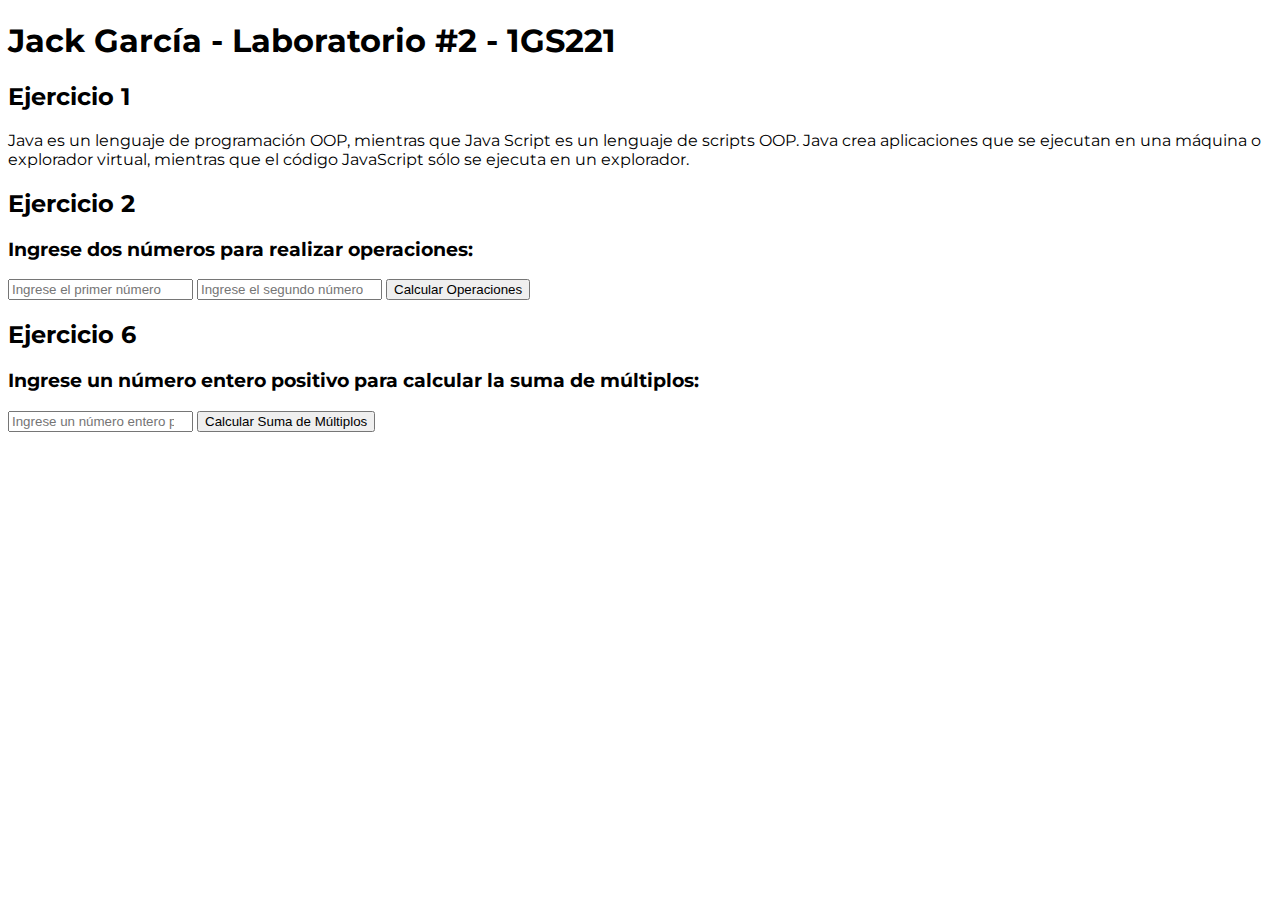
<file: Laboratorio_2/index.html>
<!DOCTYPE html>
<html lang="es">
  <head>
    <meta charset="UTF-8" />
    <meta http-equiv="X-UA-Compatible" content="IE=edge" />
    <meta name="viewport" content="width=device-width, initial-scale=1.0" />
    <title>Laboratorio_2</title>
    <!-- Enlace a Google Fonts para cargar la fuente Montserrat -->
    <link
      href="https://fonts.googleapis.com/css2?family=Montserrat:wght@400;700&display=swap"
      rel="stylesheet"
    />
    <style>
      /* CSS Global para aplicar la fuente Montserrat a todo el documento */
      body {
        font-family: "Montserrat", sans-serif;
      }
    </style>
  </head>
  <body>
    <!-- Titulo -->
    <h1>Jack García - Laboratorio #2 - 1GS221</h1>

    <!-- Ejercicio 1 -->
    <h2>Ejercicio 1</h2>
    <p id="respuesta"></p>

    <!-- Ejercicio 2 -->
    <h2>Ejercicio 2</h2>
    <h3>Ingrese dos números para realizar operaciones:</h3>
    <input type="number" id="numero1" placeholder="Ingrese el primer número" />
    <input type="number" id="numero2" placeholder="Ingrese el segundo número" />
    <button onclick="realizarOperaciones()">Calcular Operaciones</button>

    <!-- Ejercicio 6 -->
    <h2>Ejercicio 6</h2>
    <h3>
      Ingrese un número entero positivo para calcular la suma de múltiplos:
    </h3>
    <input
      type="number"
      id="numeroSuma"
      placeholder="Ingrese un número entero positivo"
    />
    <button onclick="calcularSumaMultiplos()">
      Calcular Suma de Múltiplos
    </button>

    <script>
      // Ejercicio 1: ¿Qué es Javascript y en qué se asemeja a Java?
      document.getElementById("respuesta").textContent =
        "Java es un lenguaje de programación OOP, mientras que Java Script es un lenguaje de scripts OOP. Java crea aplicaciones que se ejecutan en una máquina o explorador virtual, mientras que el código JavaScript sólo se ejecuta en un explorador.";

      // Ejercicio 2: Realizar operaciones aritméticas con los valores ingresados
      function realizarOperaciones() {
        var num1 = parseFloat(document.getElementById("numero1").value);
        var num2 = parseFloat(document.getElementById("numero2").value);

        if (isNaN(num1) || isNaN(num2)) {
          alert("Por favor, ingrese valores numéricos válidos.");
          return;
        }

        console.log("Suma:", num1 + num2);
        console.log("Resta:", num1 - num2);
        console.log("Multiplicación:", num1 * num2);
        console.log("División:", num1 / num2);
      }

      // Ejercicio 3 (Reemplazado): Declarar dos variables con "let" y concatenarlas
      function concatenarVariables() {
        let variable1 = "Hola";
        let variable2 = "Mundo";
        let concatenacion = variable1 + " " + variable2;

        // Imprimir la concatenación de las dos variables en la consola
        console.log("Concatenación de variables 'let':", concatenacion);
      }
      concatenarVariables();

      // Ejercicio 4 (Reemplazado): Declarar dos variables con "const" y verificar sus tipos de datos
      function verificarTiposConst() {
        const numero = 2000;
        const texto = "Jack";

        // Imprimir los tipos de datos de las variables en la consola
        console.log(
          "Tipo de dato de la primera variable 'const':",
          typeof numero,
          "(" + numero + ")"
        );
        console.log(
          "Tipo de dato de la segunda variable 'const':",
          typeof texto,
          "(" + texto + ")"
        );
      }
      verificarTiposConst();

      // Ejercicio 5: Declarar un objeto con 4 llaves que contengan un número, un string, un booleano y un objeto vacío
      const miObjeto = {
        numero: 42, // Tipo Number
        texto: "Hola Mundo", // Tipo String
        esVerdadero: true, // Tipo Boolean
        objetoVacio: {}, // Objeto vacío
      };

      // Mostrar el objeto en la consola
      console.log("Objeto:", miObjeto);

      // Ejercicio 6: Calcular la suma de múltiplos de 3 o 5 menores que el número dado
      function calcularSumaMultiplos() {
        const numero = parseInt(document.getElementById("numeroSuma").value);

        if (isNaN(numero) || numero <= 0) {
          alert("Por favor, ingrese un número entero positivo.");
          return;
        }

        let suma = 0;
        for (let i = 1; i < numero; i++) {
          if (i % 3 === 0 || i % 5 === 0) {
            suma += i;
          }
        }
        console.log(
          "Suma de múltiplos de 3 o 5 menores que",
          numero,
          "es:",
          suma
        );
      }
    </script>
  </body>
</html>
</file>
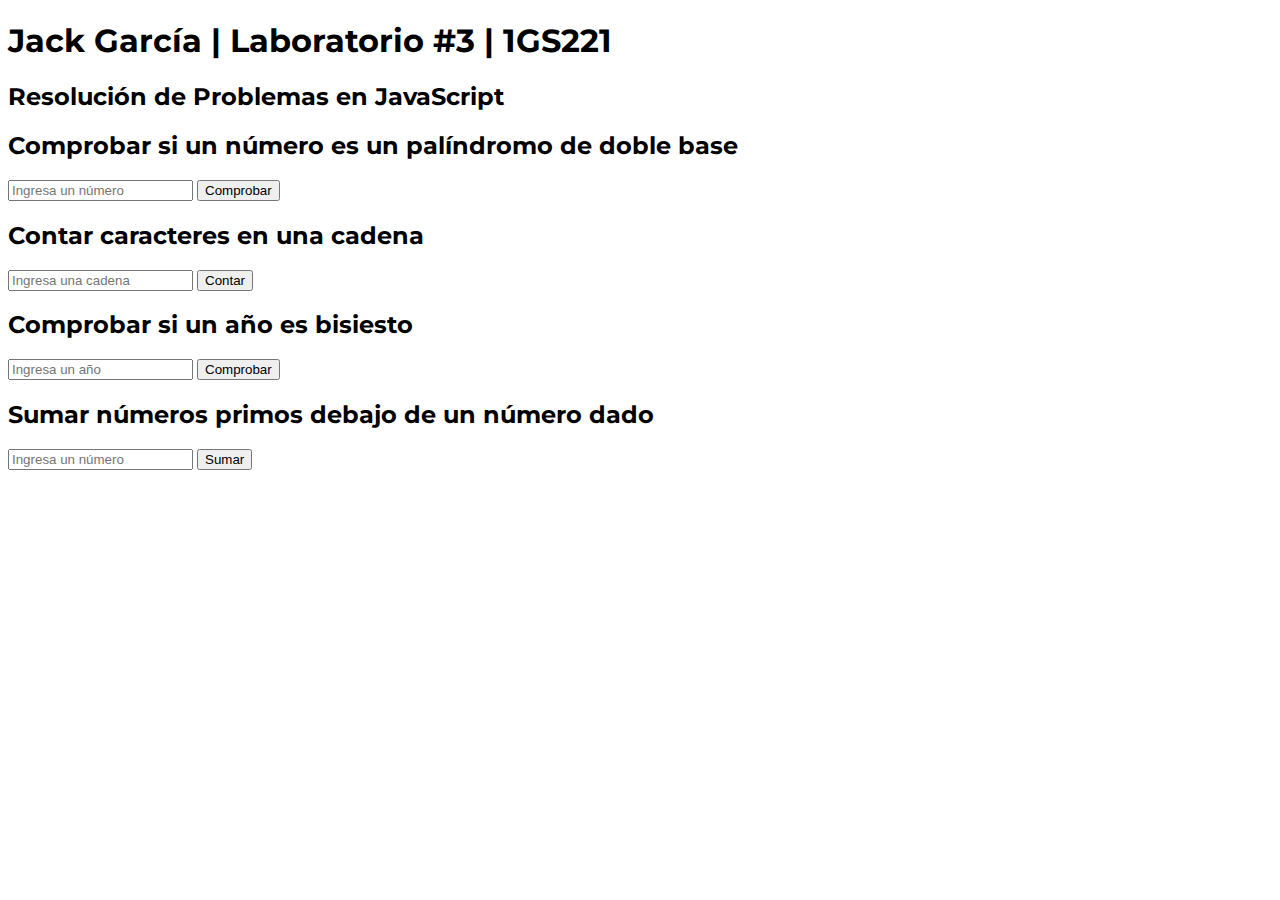
<file: Laboratorio_3/index.html>
<!DOCTYPE html>
<html lang="es">
  <head>
    <meta charset="UTF-8" />
    <meta http-equiv="X-UA-Compatible" content="IE=edge" />
    <meta name="viewport" content="width=device-width, initial-scale=1.0" />
    <title>Problemas de Lógica Matemática</title>
    <!-- Enlace a Google Fonts para Montserrat -->
    <link
      href="https://fonts.googleapis.com/css2?family=Montserrat:wght@400;700&display=swap"
      rel="stylesheet"
    />
    <style>
      body {
        font-family: "Montserrat", sans-serif;
      }
    </style>
  </head>
  <body>
    <h1>Jack García | Laboratorio #3 | 1GS221</h1>
    <h2>Resolución de Problemas en JavaScript</h2>

    <!-- Formulario para comprobar si un número es un palíndromo de doble base -->
    <div>
      <h2>Comprobar si un número es un palíndromo de doble base</h2>
      <input type="text" id="palindromeInput" placeholder="Ingresa un número" />
      <button onclick="checkDoubleBasePalindrome()">Comprobar</button>
      <p id="palindromeResult"></p>
    </div>

    <!-- Formulario para contar caracteres en una cadena -->
    <div>
      <h2>Contar caracteres en una cadena</h2>
      <input
        type="text"
        id="countCharactersInput"
        placeholder="Ingresa una cadena"
      />
      <button onclick="countCharacters()">Contar</button>
      <p id="countCharactersResult"></p>
    </div>

    <!-- Formulario para comprobar si un año es bisiesto -->
    <div>
      <h2>Comprobar si un año es bisiesto</h2>
      <input type="number" id="leapYearInput" placeholder="Ingresa un año" />
      <button onclick="checkLeapYear()">Comprobar</button>
      <p id="leapYearResult"></p>
    </div>

    <!-- Formulario para sumar números primos debajo de un número dado -->
    <div>
      <h2>Sumar números primos debajo de un número dado</h2>
      <input
        type="number"
        id="sumPrimesInput"
        placeholder="Ingresa un número"
      />
      <button onclick="sumPrimes()">Sumar</button>
      <p id="sumPrimesResult"></p>
    </div>

    <script>
      // Función para comprobar si un número es un palíndromo de doble base
      function checkDoubleBasePalindrome() {
        const t = document.getElementById("palindromeInput").value;
        const isPalindrome = (str) => str === str.split("").reverse().join("");
        const num = parseInt(t);
        const base10 = num.toString();
        const base2 = num.toString(2);

        if (isPalindrome(base10) && isPalindrome(base2)) {
          document.getElementById(
            "palindromeResult"
          ).innerText = `${t} es un palíndromo de doble base.`;
        } else {
          document.getElementById(
            "palindromeResult"
          ).innerText = `${t} no es un palíndromo de doble base.`;
        }
      }

      // Función para contar caracteres en una cadena
      function countCharacters() {
        const t = document.getElementById("countCharactersInput").value;
        const charCount = {};

        for (let char of t) {
          charCount[char] = (charCount[char] || 0) + 1;
        }

        let result = "";
        for (const [char, count] of Object.entries(charCount)) {
          result += `${char}: ${count}, `;
        }

        document.getElementById("countCharactersResult").innerText =
          result.slice(0, -2);
      }

      // Función para comprobar si un año es bisiesto
      function checkLeapYear() {
        const a = parseInt(document.getElementById("leapYearInput").value);
        const isLeapYear = (a % 4 === 0 && a % 100 !== 0) || a % 400 === 0;

        document.getElementById("leapYearResult").innerText = isLeapYear
          ? `${a} es un año bisiesto.`
          : `${a} no es un año bisiesto.`;
      }

      // Función para sumar todos los números primos debajo de un número dado
      function sumPrimes() {
        const n = parseInt(document.getElementById("sumPrimesInput").value);

        const isPrime = (num) => {
          if (num < 2) return false;
          for (let i = 2; i <= Math.sqrt(num); i++) {
            if (num % i === 0) return false;
          }
          return true;
        };

        let sum = 0;
        for (let i = 2; i <= n; i++) {
          if (isPrime(i)) {
            sum += i;
          }
        }

        document.getElementById(
          "sumPrimesResult"
        ).innerText = `La suma de todos los números primos debajo de ${n} es ${sum}.`;
      }
    </script>
  </body>
</html>
</file>
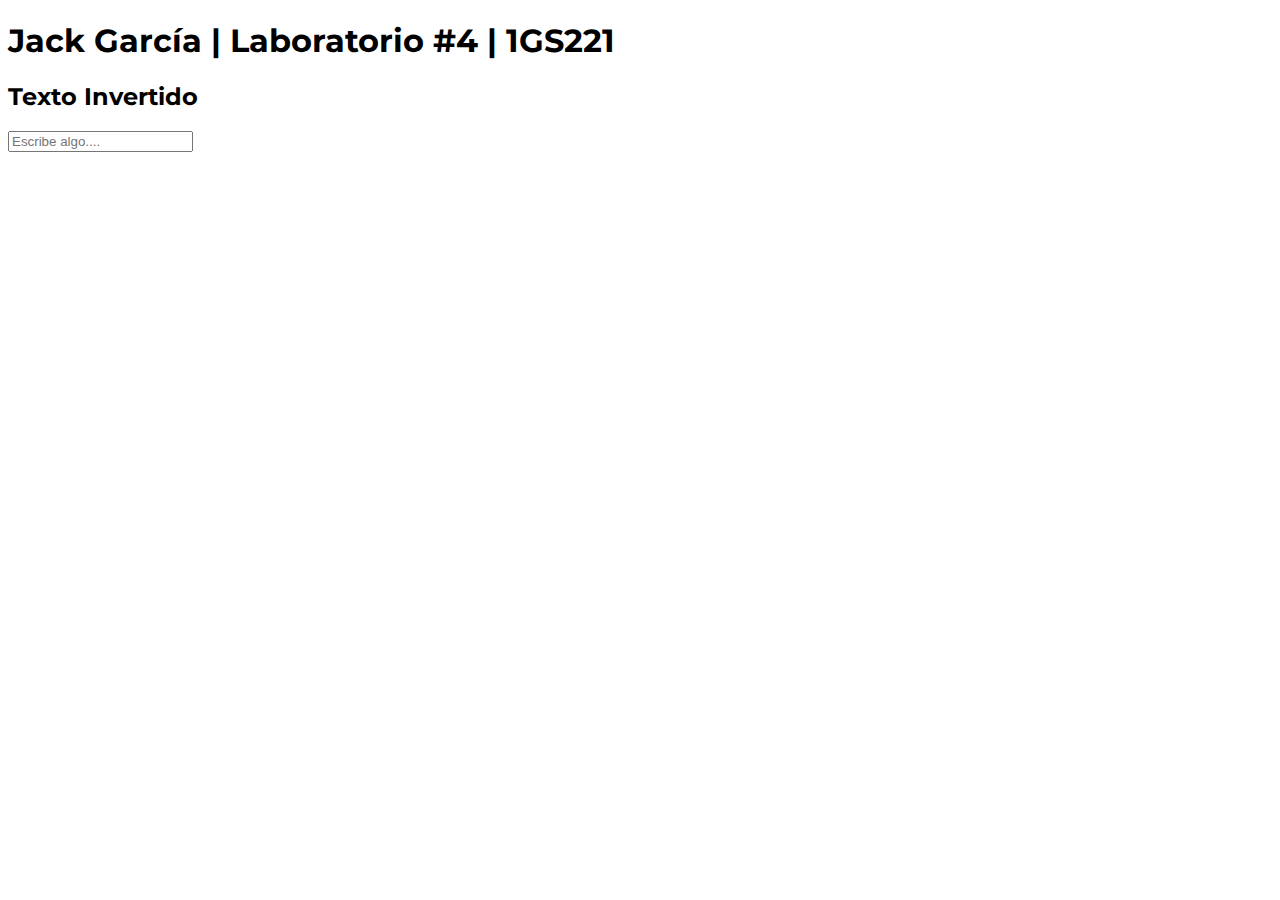
<file: laboratorios/lab4/index.html>
<!DOCTYPE html>
<html lang="en">
  <head>
    <meta charset="UTF-8" />
    <meta name="viewport" content="width=device-width, initial-scale=1.0" />
    <title>Texto Reverso</title>
    <link
      href="https://fonts.googleapis.com/css2?family=Montserrat:wght@400;700&display=swap"
      rel="stylesheet"
    />
    <style>
      body {
        font-family: "Montserrat", sans-serif;
      }
    </style>
  </head>

  <body>
    <h1>Jack García | Laboratorio #4 | 1GS221</h1>
    <h2>Texto Invertido</h2>

    <input type="text" id="textinput" placeholder="Escribe algo...." />
    <div id="output"></div>

    <script type="module">
      function textoreverso(text) {
        return text.split("").reverse().join("");
      }

      const inputElement = document.getElementById("textinput");
      const outputElement = document.getElementById("output");

      inputElement.addEventListener("input", () => {
        const inputext = inputElement.value;
        const reversotexto = textoreverso(inputext);
        outputElement.textContent = reversotexto;
      });
    </script>
  </body>
</html>
</file>
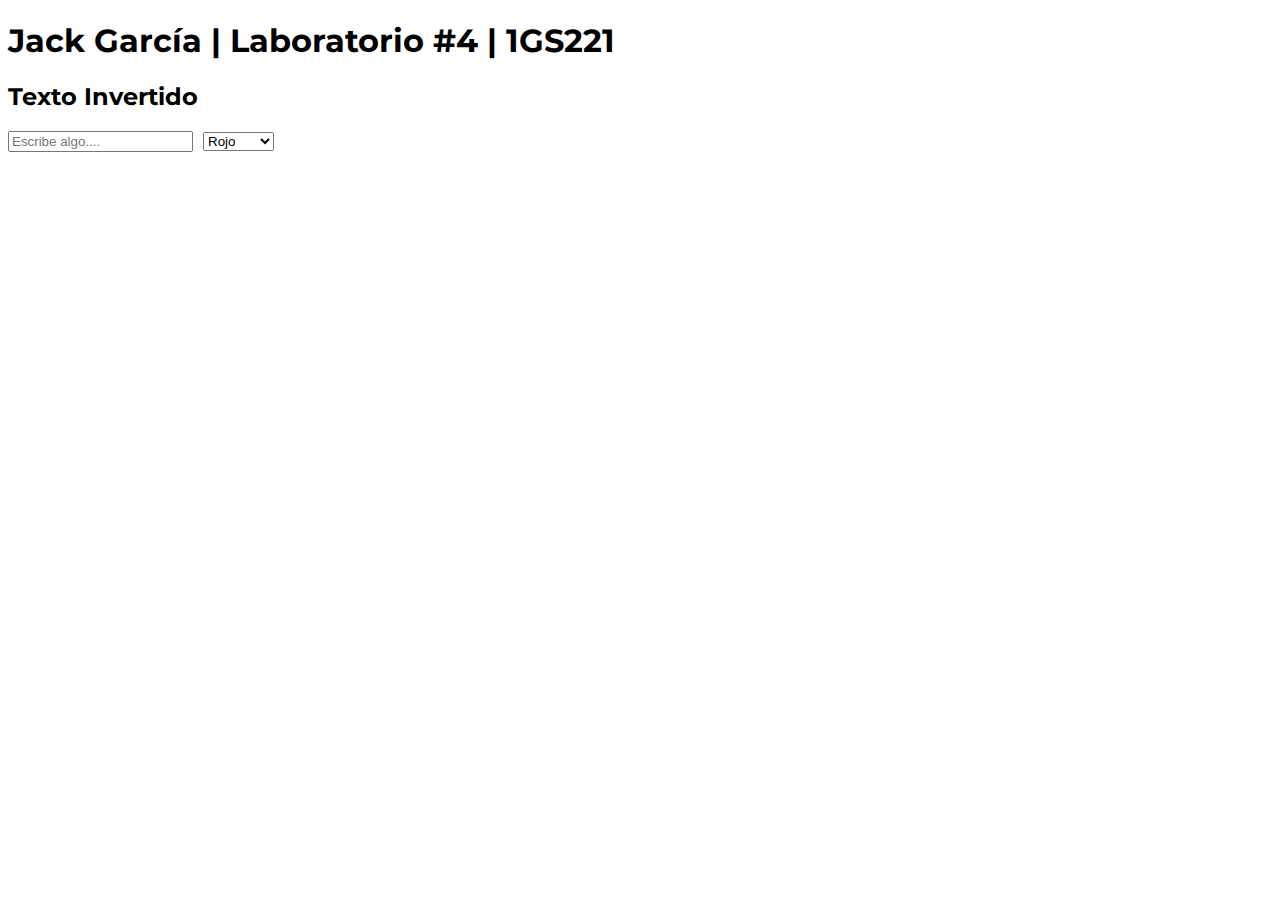
<file: laboratorios/lab5/index.html>
<!DOCTYPE html>
<html lang="en">
  <head>
    <meta charset="UTF-8" />
    <meta name="viewport" content="width=device-width, initial-scale=1.0" />
    <title>Texto Reverso</title>
    <link
      href="https://fonts.googleapis.com/css2?family=Montserrat:wght@400;700&display=swap"
      rel="stylesheet"
    />
    <style>
      body {
        font-family: "Montserrat", sans-serif;
      }

      .input-container {
        display: flex;
        align-items: center;
        gap: 10px;
        margin-top: 20px;
      }

      #output {
        padding: 10px;
        width: 300px;
        margin-top: 10px;
        min-height: 50px;
      }

      .red {
        color: red;
      }

      .yellow {
        color: yellow;
      }

      .blue {
        color: blue;
      }
    </style>
  </head>

  <body>
    <h1>Jack García | Laboratorio #4 | 1GS221</h1>
    <h2>Texto Invertido</h2>

    <div class="input-container">
      <input type="text" id="textinput" placeholder="Escribe algo...." />
      <select id="colorPicker">
        <option value="red">Rojo</option>
        <option value="yellow">Amarillo</option>
        <option value="blue">Azul</option>
      </select>
    </div>

    <div id="output"></div>

    <script type="module" src="app.js"></script>
  </body>
</html>
</file>
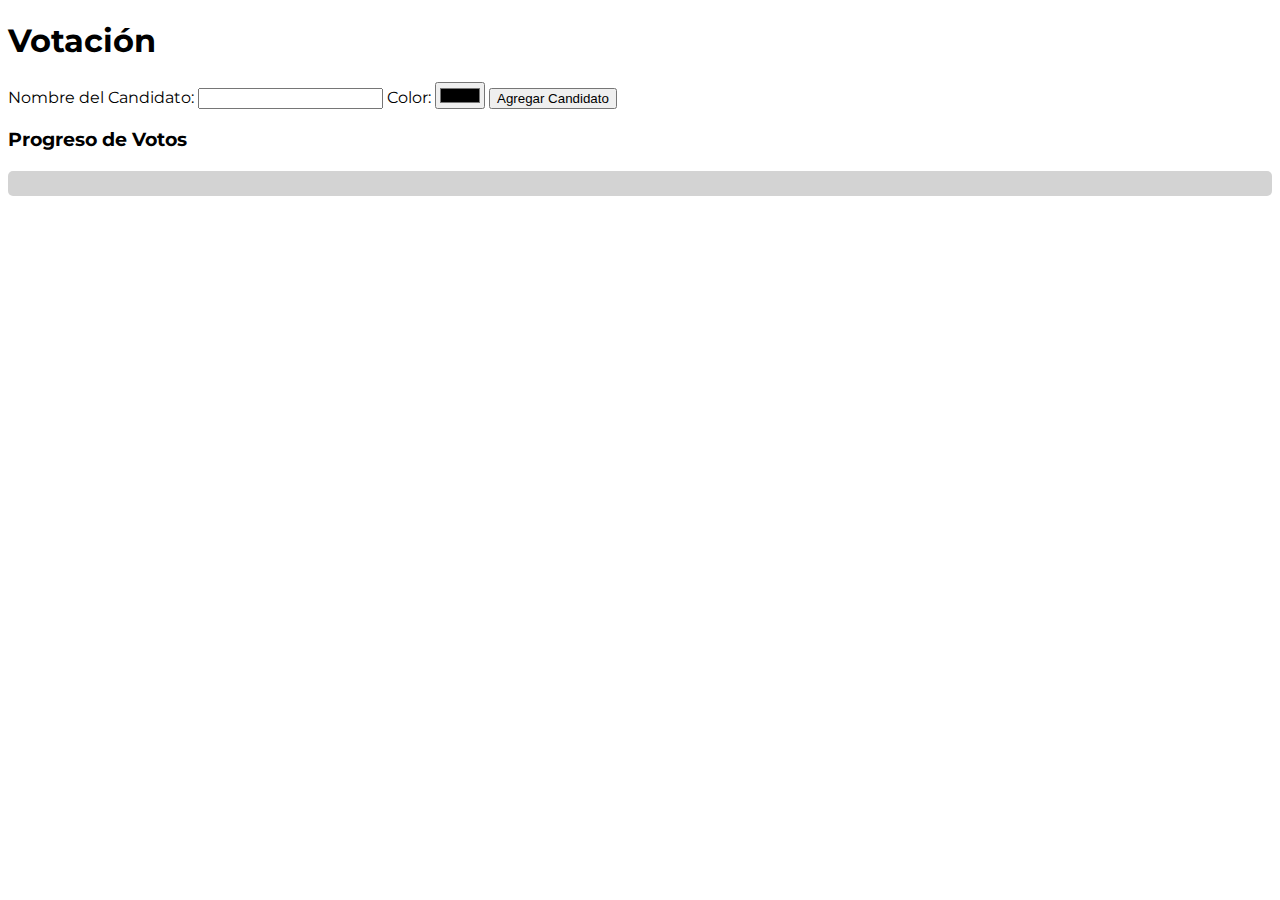
<file: laboratorios/lab7/index.html>
<!DOCTYPE html>
<html lang="en">
  <head>
    <meta charset="UTF-8" />
    <meta name="viewport" content="width=device-width, initial-scale=1.0" />
    <title>Laboratorio #7</title>
    <link
      href="https://fonts.googleapis.com/css2?family=Montserrat:wght@400;700&display=swap"
      rel="stylesheet"
    />
    <style>
      body {
        font-family: "Montserrat", sans-serif;
      }
      .candidato {
        margin-bottom: 15px;
      }
      .bar {
        height: 25px;
        background-color: lightgray;
        border-radius: 5px;
        position: relative;
        margin-top: 20px;
        width: 100%;
        overflow: hidden;
        display: flex;
      }
      .bar-fill {
        height: 100%;
        border-radius: 5px;
      }
      .nombreCandidato {
        font-weight: bold;
      }
      .controls {
        margin-top: 10px;
      }
    </style>
  </head>
  <body>
    <h1>Votación</h1>

    <div>
      <label for="nombreCandidato">Nombre del Candidato:</label>
      <input type="text" id="nombreCandidato" />
      <label for="colorCandidato">Color:</label>
      <input type="color" id="colorCandidato" />
      <button onclick="SistemaVotacion.agregarCandidato()">
        Agregar Candidato
      </button>
    </div>

    <div id="listaCandidatos"></div>

    <div>
      <h3>Progreso de Votos</h3>
      <div class="bar" id="barraTotal"></div>
    </div>

    <script src="app.js"></script>
  </body>
</html>
</file>
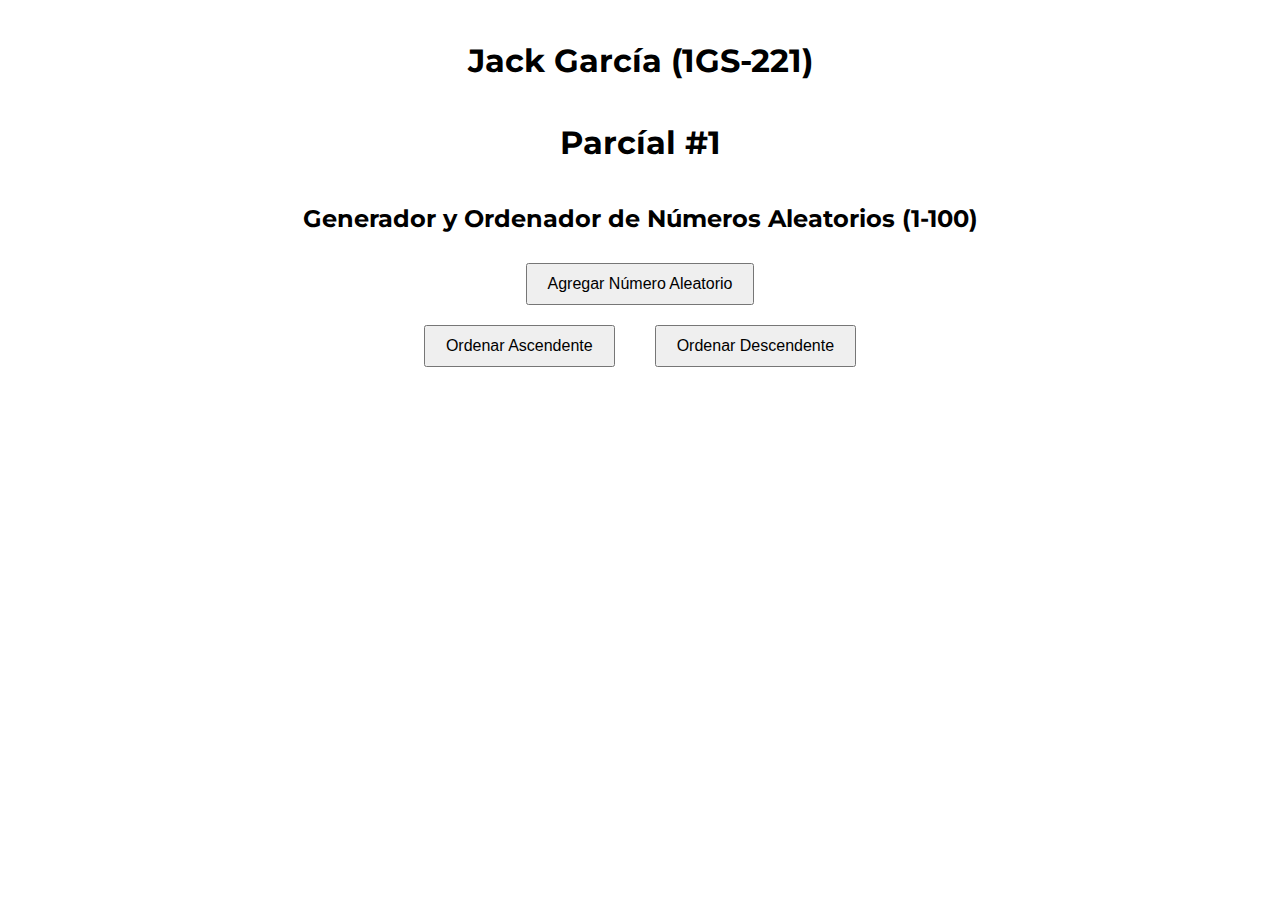
<file: laboratorios/parcial1/index.html>
<!DOCTYPE html>
<html lang="es">
  <head>
    <meta charset="UTF-8" />
    <meta name="viewport" content="width=device-width, initial-scale=1.0" />
    <title>Generador de Números Aleatorios</title>

    <link
      href="https://fonts.googleapis.com/css2?family=Montserrat:wght@400;700&display=swap"
      rel="stylesheet"
    />

    <style>
      body {
        font-family: "Montserrat", sans-serif;
        display: flex;
        flex-direction: column;
        align-items: center;
        margin: 20px;
      }

      #number-container {
        display: grid;
        grid-template-columns: repeat(10, 1fr);
        gap: 10px;
        width: 100%;
        justify-items: center;
      }

      .box {
        width: 80px;
        height: 80px;
        background-color: deepskyblue;
        display: flex;
        justify-content: center;
        align-items: center;
        font-size: 18px;
        font-weight: bold;
        border-radius: 12px;
      }

      button {
        margin: 10px;
        padding: 10px 20px;
        font-size: 16px;
      }

      #btn-container {
        display: flex;
        gap: 20px;
        justify-content: center;
        margin-bottom: 20px;
      }
    </style>
  </head>
  <body>
    <h1>Jack García (1GS-221)</h1>
    <h1>Parcíal #1</h1>
    <h2>Generador y Ordenador de Números Aleatorios (1-100)</h2>

    <button id="btn-generar">Agregar Número Aleatorio</button>

    <div id="btn-container">
      <button id="btn-ordenar-asc">Ordenar Ascendente</button>
      <button id="btn-ordenar-desc">Ordenar Descendente</button>
    </div>

    <div id="number-container"></div>

    <script src="app.js"></script>
  </body>
</html>
</file>
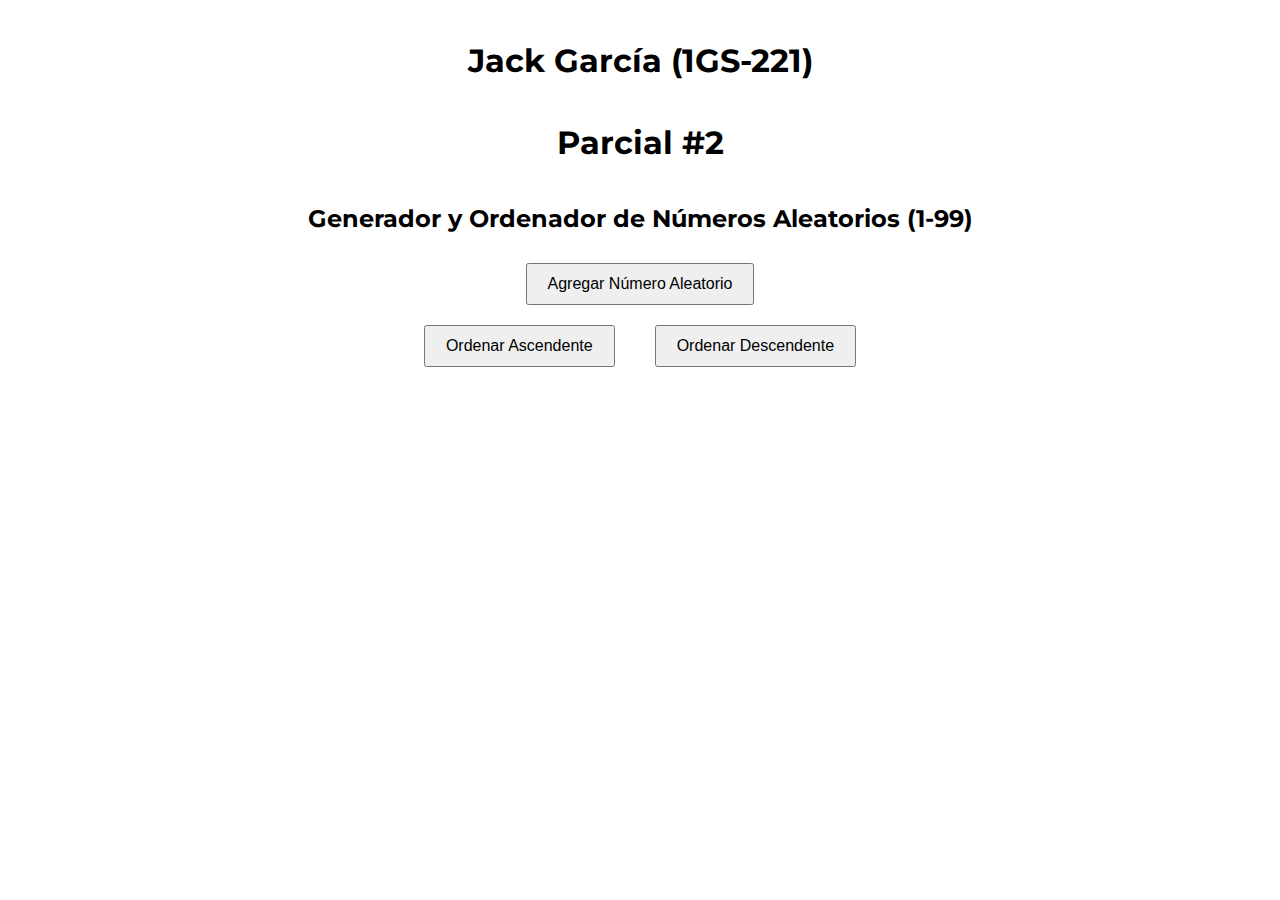
<file: parciales/parcial2/index.html>
<!DOCTYPE html>
<html lang="es">
  <head>
    <meta charset="UTF-8" />
    <meta name="viewport" content="width=device-width, initial-scale=1.0" />
    <title>Generador de Números Aleatorios</title>

    <link
      href="https://fonts.googleapis.com/css2?family=Montserrat:wght@400;700&display=swap"
      rel="stylesheet"
    />

    <style>
      body {
        font-family: "Montserrat", sans-serif;
        display: flex;
        flex-direction: column;
        align-items: center;
        margin: 20px;
      }

      #number-container {
        display: grid;
        grid-template-columns: repeat(10, 1fr);
        gap: 10px;
        width: 100%;
        justify-items: center;
      }

      .box {
        width: 80px;
        height: 80px;
        background-color: deepskyblue;
        display: flex;
        justify-content: center;
        align-items: center;
        font-size: 18px;
        font-weight: bold;
        border-radius: 12px;
      }

      button {
        margin: 10px;
        padding: 10px 20px;
        font-size: 16px;
      }

      #btn-container {
        display: flex;
        gap: 20px;
        justify-content: center;
        margin-bottom: 20px;
      }
    </style>
  </head>
  <body>
    <h1>Jack García (1GS-221)</h1>
    <h1>Parcial #2</h1>
    <h2>Generador y Ordenador de Números Aleatorios (1-99)</h2>

    <button id="btn-generar">Agregar Número Aleatorio</button>

    <div id="btn-container">
      <button id="btn-ordenar-asc">Ordenar Ascendente</button>
      <button id="btn-ordenar-desc">Ordenar Descendente</button>
    </div>

    <div id="number-container"></div>

    <script src="app.js"></script>
  </body>
</html>
</file>
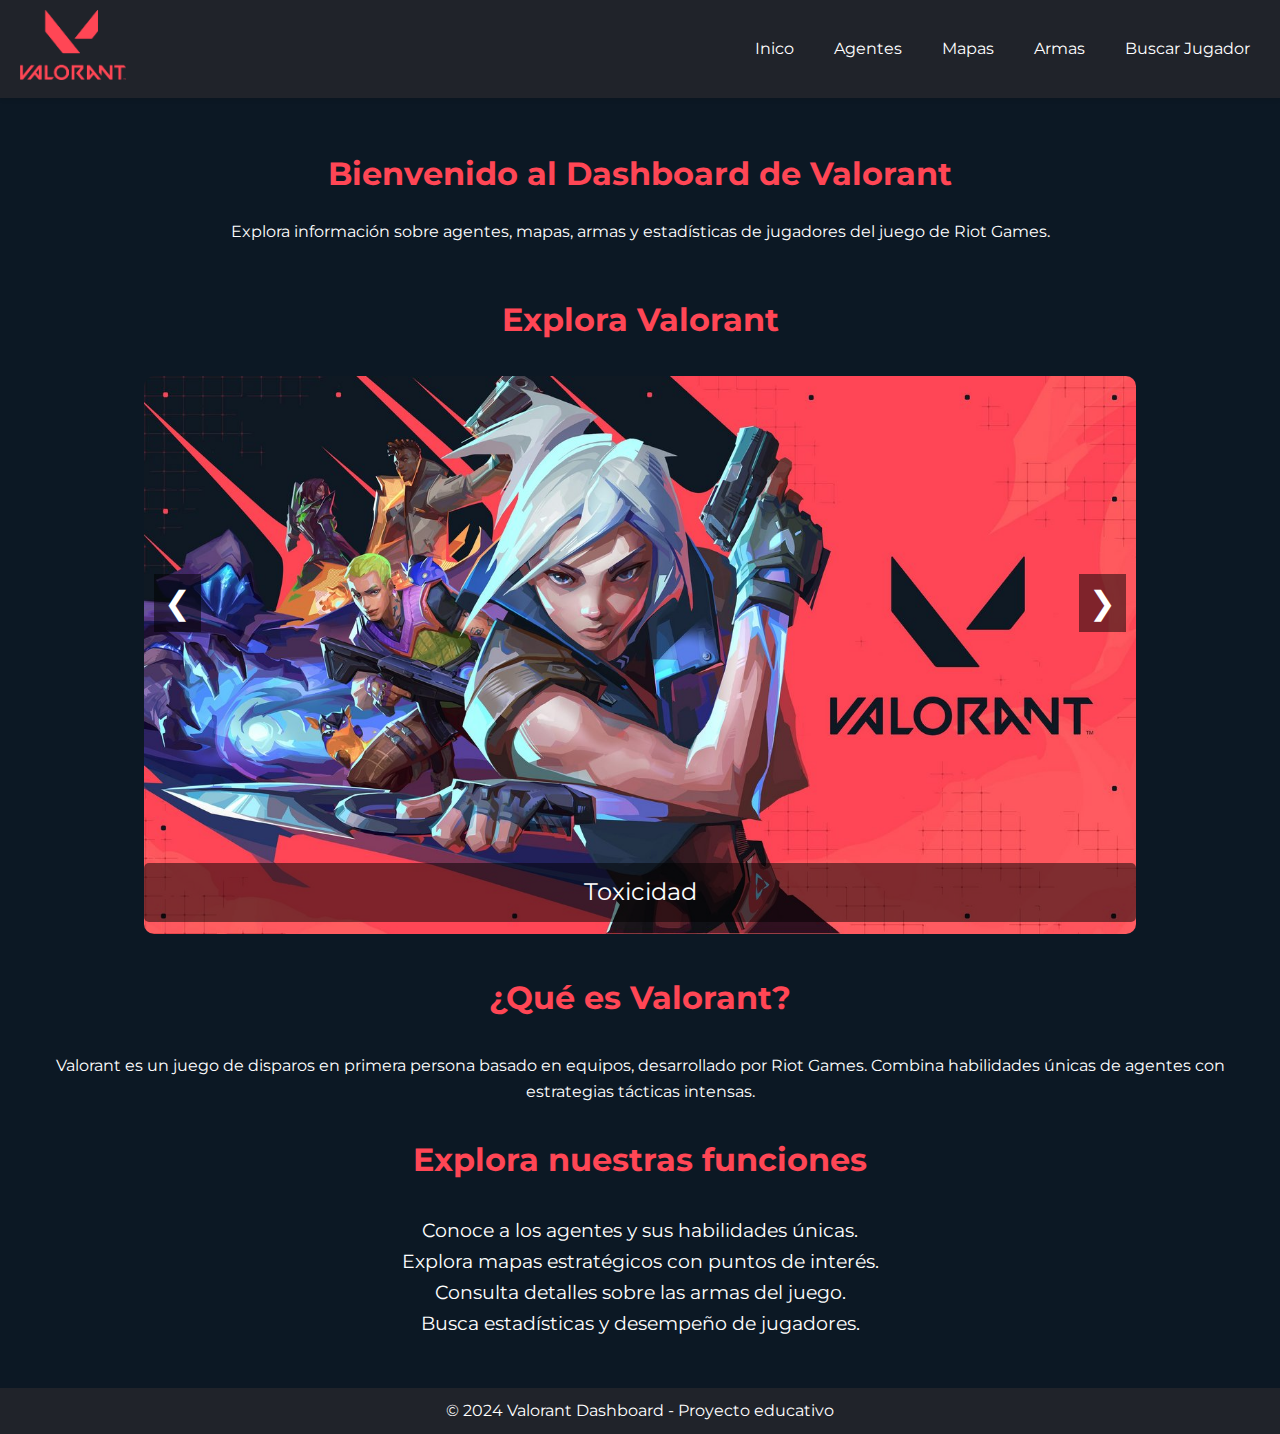
<file: semestral/Proyecto_Final/index.html>
<!DOCTYPE html>
<html lang="en">
  <head>
    <meta charset="UTF-8" />
    <meta name="viewport" content="width=device-width, initial-scale=1.0" />
    <title>Valorant Dashboard - Home</title>
    <link rel="stylesheet" href="styles.css" />
    <link rel="stylesheet" href="home.css" />
    <link
      href="https://fonts.googleapis.com/css2?family=Montserrat:wght@400;700&display=swap"
      rel="stylesheet"
    />
  </head>
  <body>
    <header class="header">
      <div class="logo">
        <img src="logo.png" alt="Valorant Logo" />
      </div>
      <nav>
        <ul class="nav-links">
          <li><a href="index.html">Inico</a></li>
          <li><a href="agents.html">Agentes</a></li>
          <li><a href="maps.html">Mapas</a></li>
          <li><a href="weapons.html">Armas</a></li>
          <li><a href="player.html">Buscar Jugador</a></li>
        </ul>
      </nav>
    </header>
    <main>
      <div class="welcome-title">
        <h1>Bienvenido al Dashboard de Valorant</h1>
      </div>
      <p>
        Explora información sobre agentes, mapas, armas y estadísticas de
        jugadores del juego de Riot Games.
      </p>

      <section class="carousel-container">
        <h2>Explora Valorant</h2>
        <div class="carousel">
          <div class="carousel-item">
            <img src="image1.jpg" alt="Imagen de Valorant 1" />
            <div class="carousel-caption">Toxicidad</div>
          </div>
          <div class="carousel-item">
            <img src="image2.jpg" alt="Imagen de Valorant 2" />
            <div class="carousel-caption">Trolls</div>
          </div>
          <div class="carousel-item">
            <img src="image3.jpg" alt="Imagen de Valorant 3" />
            <div class="carousel-caption">Mala Punteria</div>
          </div>
        </div>
        <button class="prev" onclick="moveCarousel(-1)">&#10094;</button>
        <button class="next" onclick="moveCarousel(1)">&#10095;</button>
      </section>

      <section>
        <h2>¿Qué es Valorant?</h2>
        <p>
          Valorant es un juego de disparos en primera persona basado en equipos,
          desarrollado por Riot Games. Combina habilidades únicas de agentes con
          estrategias tácticas intensas.
        </p>
      </section>
      <section>
        <h2>Explora nuestras funciones</h2>
        <ul>
          <li>Conoce a los agentes y sus habilidades únicas.</li>
          <li>Explora mapas estratégicos con puntos de interés.</li>
          <li>Consulta detalles sobre las armas del juego.</li>
          <li>Busca estadísticas y desempeño de jugadores.</li>
        </ul>
      </section>
    </main>
    <footer>
      <p>© 2024 Valorant Dashboard - Proyecto educativo</p>
    </footer>

    <script>
      let currentIndex = 0;

      function moveCarousel(step) {
        const items = document.querySelectorAll(".carousel-item");
        const totalItems = items.length;

        currentIndex += step;
        if (currentIndex >= totalItems) {
          currentIndex = 0;
        } else if (currentIndex < 0) {
          currentIndex = totalItems - 1;
        }

        const newTransformValue = -100 * currentIndex + "%";
        document.querySelector(
          ".carousel"
        ).style.transform = `translateX(${newTransformValue})`;
      }

      setInterval(() => moveCarousel(1), 4000);
    </script>
  </body>
</html>
</file>
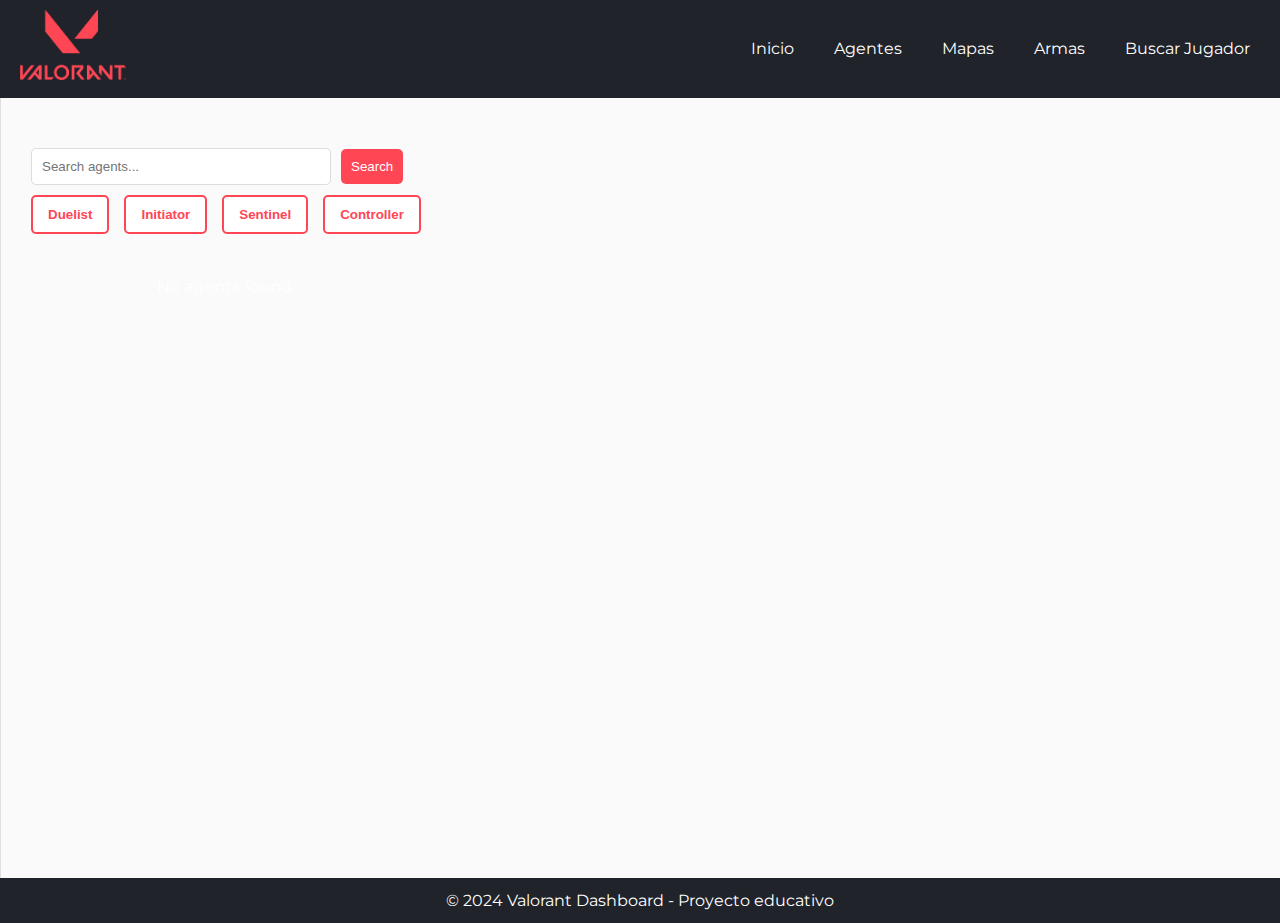
<file: semestral/Proyecto_Final/agents.html>
<!DOCTYPE html>
<html lang="en">
  <head>
    <meta charset="UTF-8" />
    <meta name="viewport" content="width=device-width, initial-scale=1.0" />
    <title>Agents - Valorant Dashboard</title>
    <link rel="stylesheet" href="styles.css" />
    <link rel="stylesheet" href="agents.css" />
    <script type="module" src="app.js"></script>
    <link
      href="https://fonts.googleapis.com/css2?family=Montserrat:wght@400;700&display=swap"
      rel="stylesheet"
    />
  </head>

  <body>
    <header class="header">
      <div class="logo">
        <img src="logo.png" alt="Valorant Logo" />
      </div>
      <nav>
        <ul class="nav-links">
          <li><a href="index.html">Inicio</a></li>
          <li><a href="agents.html">Agentes</a></li>
          <li><a href="maps.html">Mapas</a></li>
          <li><a href="weapons.html">Armas</a></li>
          <li><a href="player.html">Buscar Jugador</a></li>
        </ul>
      </nav>
    </header>
    <div class="container">
      <main>
        <section class="search-section">
          <div class="search-bar">
            <input
              type="text"
              placeholder="Search agents..."
              id="agent-search"
            />
            <button id="search-btn">Search</button>
          </div>
          <div class="role-filters">
            <button class="filter-btn" data-role="Duelist">Duelist</button>
            <button class="filter-btn" data-role="Initiator">Initiator</button>
            <button class="filter-btn" data-role="Sentinel">Sentinel</button>
            <button class="filter-btn" data-role="Controller">
              Controller
            </button>
          </div>
        </section>

        <section class="agents-section">
          <div id="agents-list" class="agents-grid"></div>
        </section>
      </main>
    </div>
    <footer>
      <p>© 2024 Valorant Dashboard - Proyecto educativo</p>
    </footer>
  </body>
</html>
</file>
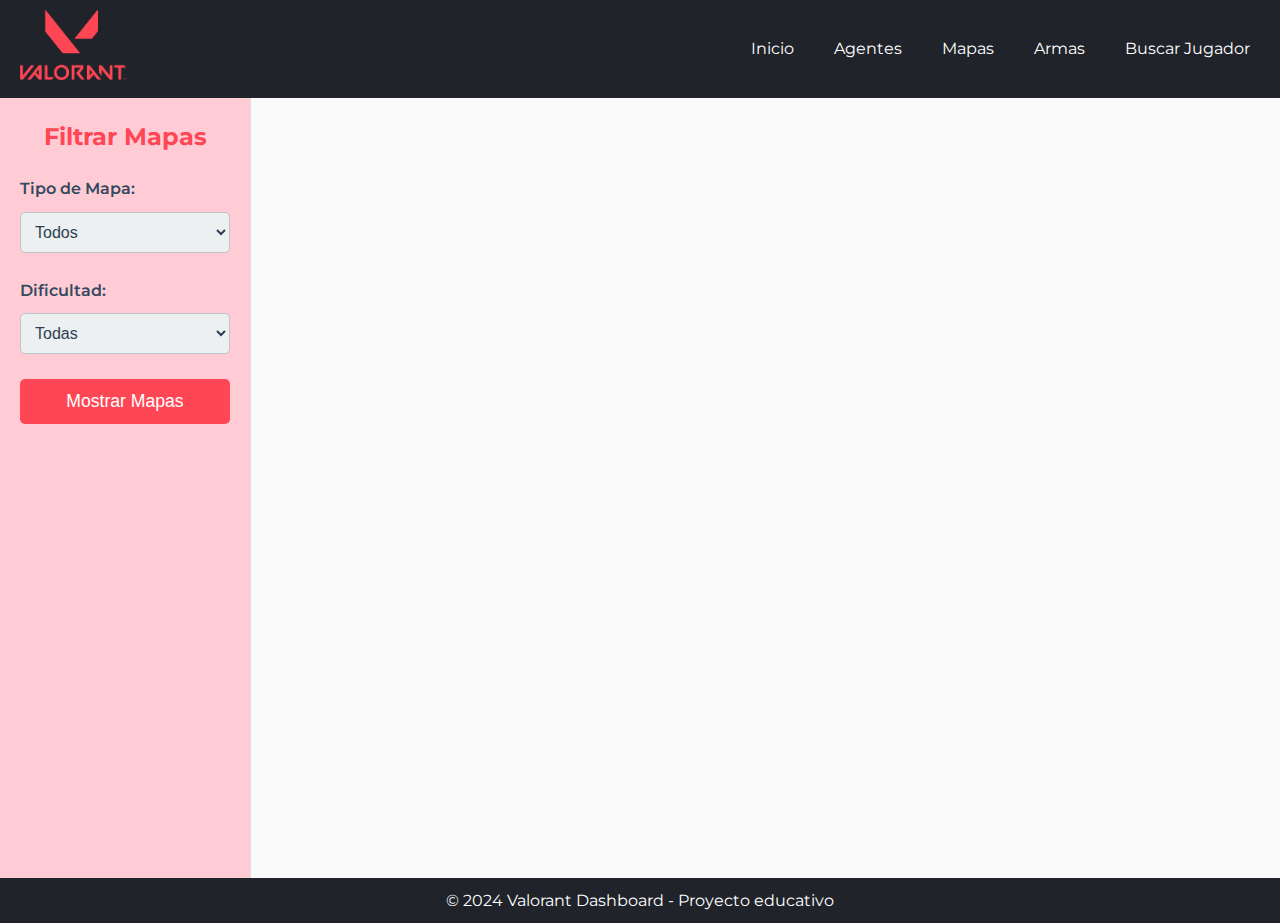
<file: semestral/Proyecto_Final/maps.html>
<!DOCTYPE html>
<html lang="en">
  <head>
    <meta charset="UTF-8" />
    <meta name="viewport" content="width=device-width, initial-scale=1.0" />
    <title>Valorant Dashboard - Mapas</title>
    <link rel="stylesheet" href="styles.css" />
    <link rel="stylesheet" href="maps.css" />
    <script type="module" src="app.js"></script>
    <link
      href="https://fonts.googleapis.com/css2?family=Montserrat:wght@400;700&display=swap"
      rel="stylesheet"
    />
  </head>
  <body>
    <header class="header">
      <div class="logo">
        <img src="logo.png" alt="Valorant Logo" />
      </div>
      <nav>
        <ul class="nav-links">
          <li><a href="index.html">Inicio</a></li>
          <li><a href="agents.html">Agentes</a></li>
          <li><a href="maps.html">Mapas</a></li>
          <li><a href="weapons.html">Armas</a></li>
          <li><a href="player.html">Buscar Jugador</a></li>
        </ul>
      </nav>
    </header>

    <div class="container">
      <aside class="sidebar">
        <h2>Filtrar Mapas</h2>
        <label for="mapType">Tipo de Mapa:</label>
        <select id="mapType">
          <option value="all">Todos</option>
          <option value="standard">Estándar</option>
          <option value="event">Evento</option>
        </select>
        <label for="difficulty">Dificultad:</label>
        <select id="difficulty">
          <option value="all">Todas</option>
          <option value="easy">Fácil</option>
          <option value="medium">Media</option>
          <option value="hard">Difícil</option>
        </select>

        <button id="showMapsButton">Mostrar Mapas</button>
      </aside>

      <main class="main-content">
        <section id="mapContainer" class="map-container"></section>
      </main>
    </div>

    <footer>
      <p>© 2024 Valorant Dashboard - Proyecto educativo</p>
    </footer>
  </body>
</html>
</file>
<file: semestral/Proyecto_Final/home.css>
/* Contenedor principal */
.welcome-title {
  color: #ff4655;
}
main {
  text-align: center;
  padding: 50px 20px;
}

main h1,
main p {
  margin-bottom: 20px;
}

section h2 {
  font-size: 2em;
  color: #ff4655;
  margin: 30px 0;
}

section ul {
  list-style: none;
  font-size: 1.2em;
  padding: 0;
}

/* Carrousel */
.carousel-container {
  position: relative;
  max-width: 80%;
  margin: 0 auto;
  overflow: hidden;
}

.carousel {
  display: flex;
  transition: transform 0.5s ease;
}

.carousel-item {
  flex: 0 0 100%;
  max-width: 100%;
  position: relative;
}

.carousel-item img {
  width: 100%;
  height: auto;
  border-radius: 10px;
}

.carousel-caption {
  position: absolute;
  bottom: 20px;
  left: 0;
  right: 0;
  font-size: 1.5em;
  color: white;
  background-color: rgba(0, 0, 0, 0.5);
  padding: 10px;
  text-align: center;
  border-radius: 5px;
}

/* Botones de navegación */
button {
  position: absolute;
  top: 50%;
  background-color: rgba(0, 0, 0, 0.5);
  color: white;
  border: none;
  font-size: 2em;
  padding: 10px;
  cursor: pointer;
  z-index: 10;
  transform: translateY(-50%);
}

button.prev {
  left: 10px;
}

button.next {
  right: 10px;
}

/* Responsividad */
@media screen and (max-width: 768px) {
  .carousel-container {
    max-width: 100%;
  }
}
</file>
<file: semestral/Proyecto_Final/agents.css>
.container {
  flex: 1;
  padding: 30px;
  background-color: #fafafa;
  border-left: 1px solid #e0e0e0;
}

/* Navbar */
.navbar {
  display: flex;
  justify-content: space-between;
  align-items: center;
  padding: 20px 0;
  border-bottom: 1px solid #ddd;
}

.navbar h1 {
  font-size: 1.5em;
  color: #222;
}

.navbar ul {
  list-style: none;
  display: flex;
  gap: 20px;
  padding: 0;
  margin: 0;
}

.navbar ul li a {
  text-decoration: none;
  color: #555;
  font-weight: bold;
}

.navbar ul .active a {
  color: #ff4655;
}

/* Search Section */
.search-section {
  margin: 20px 0;
}

.search-bar {
  display: flex;
  justify-content: center;
  align-items: center;
  margin-bottom: 10px;
  justify-content: flex-start;
  /* Alinea el buscador hacia la izquierda */
  gap: 10px;
  /* Espacio entre el botón y el campo */
}

.search-bar button {
  padding: 10px;
  background-color: #ff4655;
  color: white;
  border: none;
  border-radius: 5px;
  cursor: pointer;
  margin-right: 10px;
}

.search-bar input {
  padding: 10px;
  width: 300px;
  border: 1px solid #ddd;
  border-radius: 5px;
}

/* Role Filters */
.role-filters {
  display: flex;
  justify-content: flex-start;
  gap: 15px;
  margin-top: 10px;
}

.filter-btn {
  padding: 10px 15px;
  border: none;
  border-radius: 5px;
  background-color: white;
  color: #ff4655;
  cursor: pointer;
  font-weight: bold;
  border: 2px solid #ff4655;
  transition: background-color 0.3s, color 0.3s;
}

.filter-btn:hover,
.filter-btn.active {
  background-color: #ff4655;
  color: white;
}

/* Agents Section */
.agents-grid {
  display: flex;
  flex-wrap: wrap; /* Permite que los elementos se distribuyan en varias filas */
  gap: 20px; /* Espaciado entre los elementos */
  justify-content: center; /* Centra los elementos horizontalmente */
  align-items: stretch; /* Asegura que todos tengan la misma altura */
  padding: 20px;
}

/* Estilo de las tarjetas de agentes */
.agent-card {
  flex: 1 1 calc(25% - 20px); /* Cada tarjeta ocupará aproximadamente el 25% del ancho menos el espacio entre tarjetas */
  max-width: calc(25% - 20px); /* Asegura que no se desborden */
  background-color: white;
  border: 1px solid #ddd;
  border-radius: 10px;
  text-align: center;
  padding: 15px;
  transition: transform 0.3s ease, box-shadow 0.3s ease;
  box-shadow: 0 2px 8px rgba(0, 0, 0, 0.1);
}

.agent-card:hover {
  transform: translateY(-5px);
  box-shadow: 0 4px 12px rgba(0, 0, 0, 0.2);
}

.agent-card img {
  width: 150px;
  height: 150px;
  border-radius: 50%; /* Hace que las imágenes sean redondas */
  background-color: #eee;
  margin-bottom: 10px;
}

.agent-card h3 {
  margin: 10px 0;
  font-size: 1.2em;
}

.agent-card p {
  margin: 5px 0;
  color: #777;
}

.agent-name {
  color: #ff4655;
}
</file>
<file: semestral/Proyecto_Final/maps.css>
/* Sidebar con estilo mejorado */
.sidebar {
  width: 250px;
  background-color: #ffccd5;
  padding: 20px;
  color: #ff4655;
}

.sidebar h2 {
  font-size: 1.5em;
  color: #ff4655;
  margin-bottom: 20px;
  text-align: center;
  font-weight: bold;
}

/* Estilo para etiquetas */
.sidebar label {
  font-size: 1em;
  margin-top: 15px;
  display: block;
  color: #34495e;
  font-weight: 600;
}

/* Estilo para los select */
.sidebar select {
  width: 100%;
  padding: 10px;
  margin: 10px 0;
  border: 1px solid #bdc3c7;
  border-radius: 5px;
  background-color: #ecf0f1;
  color: #2c3e50;
  font-size: 1em;
  outline: none;
  cursor: pointer;
}

.sidebar select:hover {
  border-color: #ff4655;
  background-color: #f8d7da;
}

/* Botón estilizado */
.sidebar button {
  width: 100%;
  padding: 12px 20px;
  background-color: #ff4655;
  color: white;
  border: none;
  border-radius: 5px;
  font-size: 1.1em;
  cursor: pointer;
  margin-top: 15px;
  transition: background-color 0.3s ease;
}

.sidebar button:hover {
  background-color: #ff4655;
}

/* Ajustes al contenedor principal para separar */
.main-content {
  flex: 1;
  padding: 30px;
  background-color: #fafafa;
  border-left: 1px solid #e0e0e0;
}

/* Contenedor principal de mapas utilizando flexbox */
.map-container {
  display: flex;
  flex-wrap: wrap;
  gap: 20px;
  justify-content: space-around; /* Centramos los elementos */
  padding: 20px;
}

/* Estilo compacto para las tarjetas de mapas */
.map-card {
  background-color: #fff;
  border: 1px solid #ddd;
  border-radius: 10px;
  overflow: hidden;
  box-shadow: 0 2px 8px rgba(0, 0, 0, 0.1);
  width: 250px; /* Ajustamos el ancho de la tarjeta */
  transition: transform 0.3s ease, box-shadow 0.3s ease;
}

.map-card:hover {
  transform: translateY(-5px);
  box-shadow: 0 4px 12px rgba(0, 0, 0, 0.2);
}

/* Imagen de los mapas más pequeña */
.map-card img {
  width: 100%;
  height: 150px; /* Altura fija para mantener el tamaño uniforme */
  object-fit: cover; /* Asegura que la imagen se ajuste correctamente */
  border-bottom: 2px solid #ddd;
}

.map-card h3 {
  margin: 10px 0;
  font-size: 1.2em;
  color: #ff4655;
  text-align: center;
}

.map-card p {
  padding: 0 10px 10px;
  font-size: 0.9em;
  color: #7f8c8d;
  text-align: center;
}

.mapType {
  display: none;
}
</file>
<file: semestral/Proyecto_Final/styles.css>
/* General Reset */
* {
  margin: 0;
  padding: 0;
  box-sizing: border-box;
}

body {
  font-family: "Montserrat", sans-serif;
  line-height: 1.6;
  color: white;
  background-color: #0c1824;
}

/* Header */
.header {
  display: flex;
  justify-content: space-between;
  align-items: center;
  padding: 10px 20px;
  background-color: #20232a;
  box-shadow: 0 2px 4px rgba(0, 0, 0, 0.1);
}

.logo img {
  height: 70px;
  margin-right: 10px;
}

.logo h1 {
  font-size: 18px;
  color: #ff4c5a;
}

.nav-links {
  list-style: none;
  display: flex;
  gap: 20px;
}

.nav-links a {
  text-decoration: none;
  color: white;
  padding: 5px 10px;
  transition: color 0.3s ease;
}

.nav-links a.active,
.nav-links a:hover {
  color: #ff4c5a;
}

.container {
  display: flex;
  min-height: calc(100vh - 120px); /* Resta el espacio del header y footer */
}

/*Footer*/
footer {
  background-color: #20232a;
  color: white;
  padding: 10px 20px;
  text-align: center;
}
</file>
